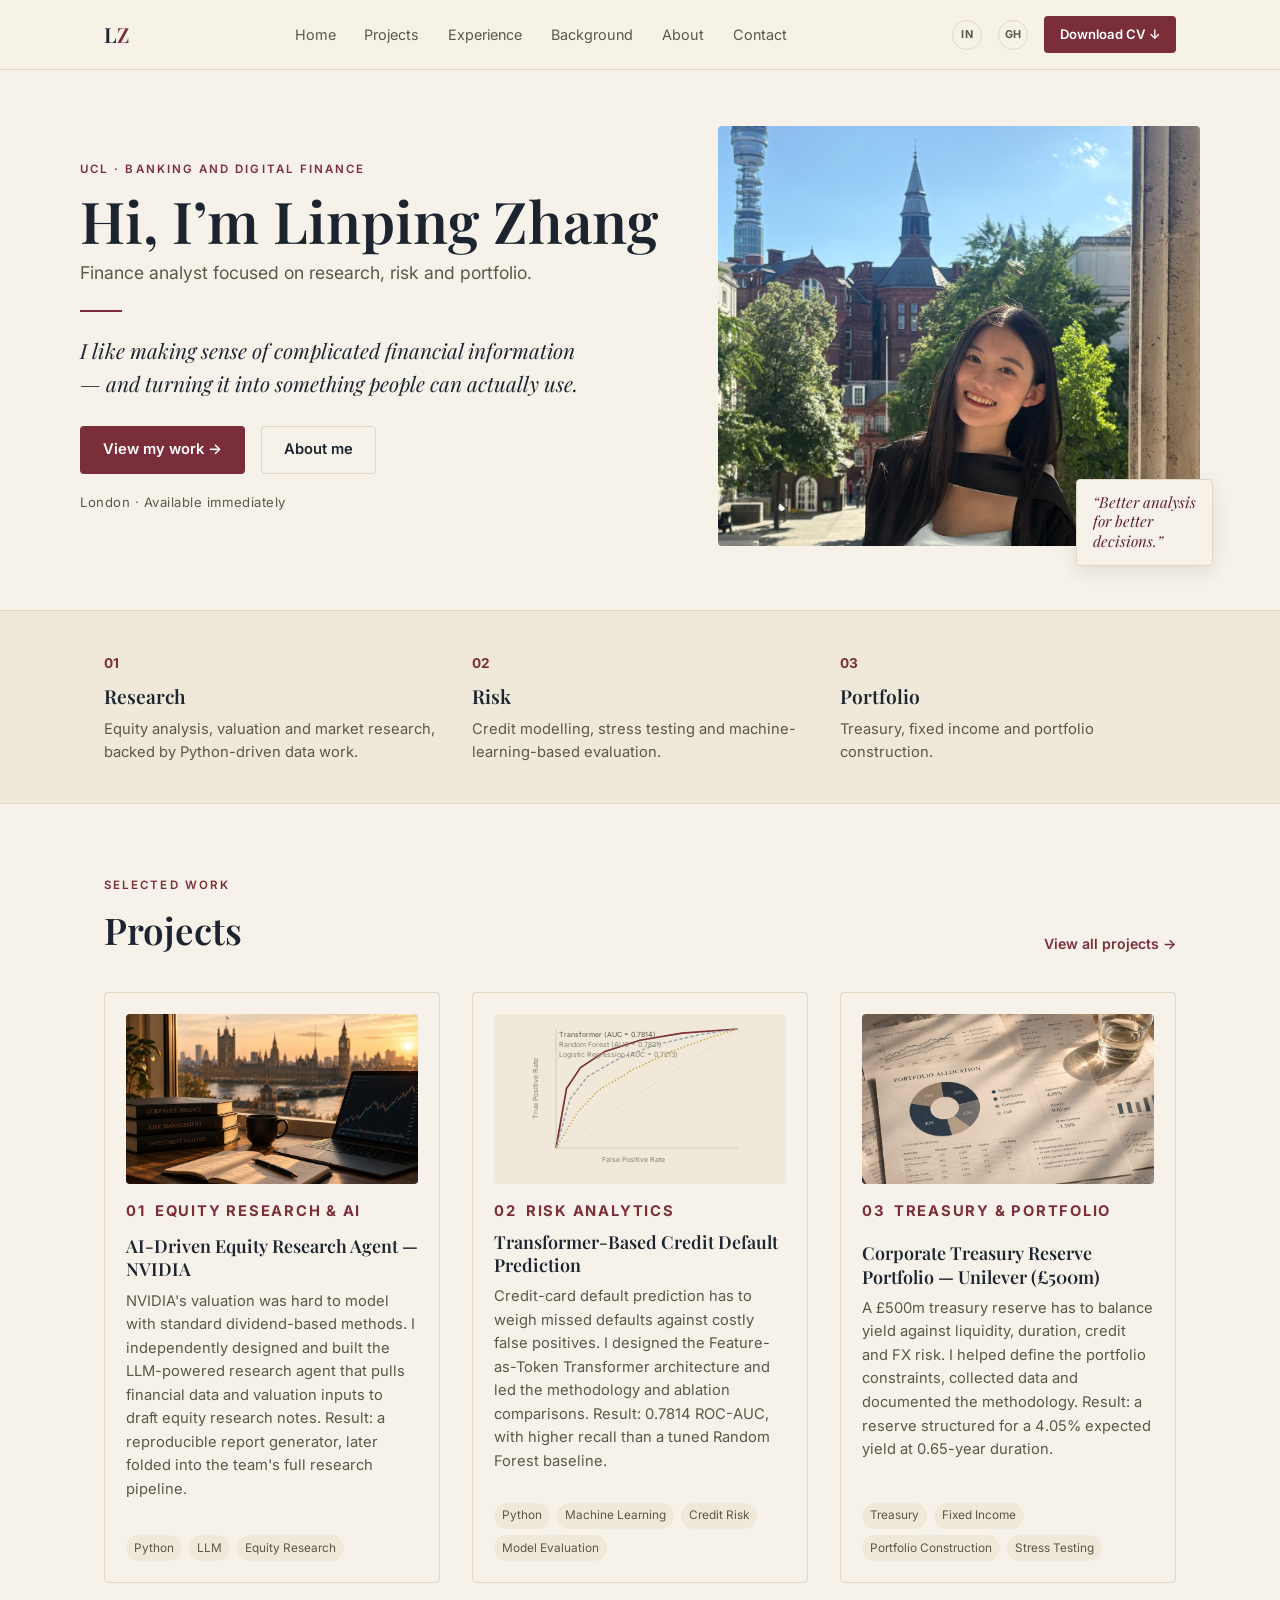
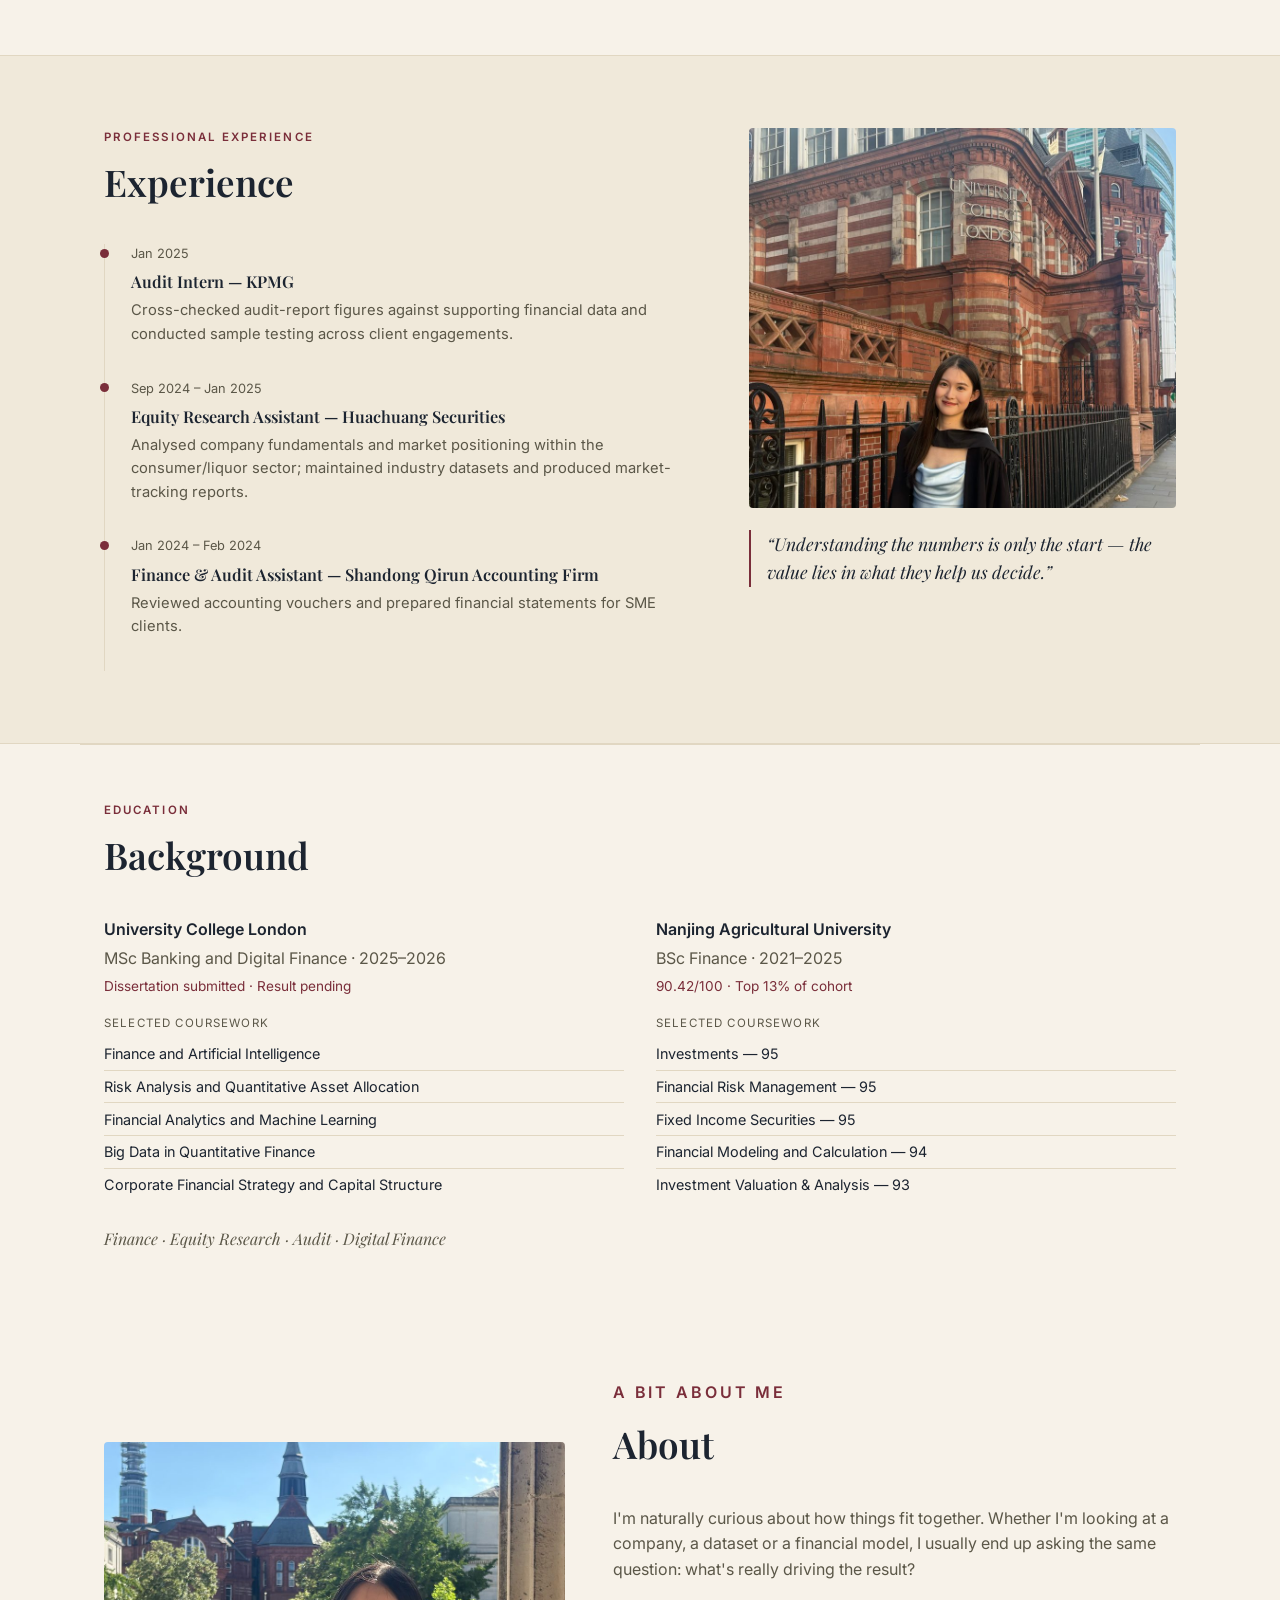
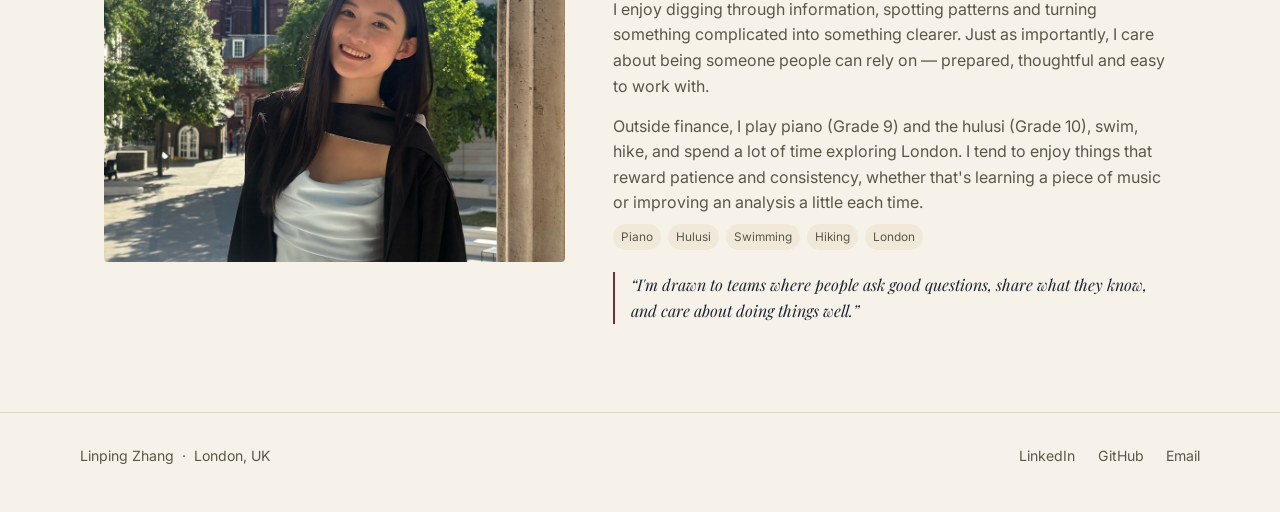
<file: index.html>
<!doctype html>
<html lang="en">
<head>
<meta charset="UTF-8" />
<meta name="viewport" content="width=device-width, initial-scale=1.0" />
<title>Linping Zhang — Finance, Risk, Data</title>
<meta name="description" content="Portfolio of Linping Zhang — Finance graduate specialising in equity research, credit risk and financial data analysis." />
<link rel="preconnect" href="https://fonts.googleapis.com">
<link rel="preconnect" href="https://fonts.gstatic.com" crossorigin>
<link href="https://fonts.googleapis.com/css2?family=Playfair+Display:ital,wght@0,500;0,600;1,500&family=Inter:wght@400;500;600&display=swap" rel="stylesheet">
<link rel="stylesheet" href="style.css?v=2">
</head>
<body>

<header class="nav">
  <div class="nav-inner">
    <a href="#home" class="logo">L<span class="logo-sub">Z</span></a>
    <nav class="nav-links">
      <a href="#home">Home</a>
      <a href="#projects">Projects</a>
      <a href="#experience">Experience</a>
      <a href="#background">Background</a>
      <a href="#about">About</a>
      <a href="#contact">Contact</a>
    </nav>
    <div class="nav-right">
      <a href="https://www.linkedin.com/in/linping-zhang-807738386" target="_blank" rel="noopener" aria-label="LinkedIn" class="icon-link">in</a>
      <a href="https://github.com/Linping030205" target="_blank" rel="noopener" aria-label="GitHub" class="icon-link">gh</a>
      <details class="cv-dropdown">
        <summary class="btn btn-primary btn-small">Download CV &darr;</summary>
        <div class="cv-menu">
          <a href="assets/cv/CV_LinpingZhang_Audit.pdf" download>Audit</a>
          <a href="assets/cv/CV_LinpingZhang_Data.pdf" download>Data</a>
          <a href="assets/cv/CV_LinpingZhang_investment.pdf" download>Investment</a>
          <a href="assets/cv/CV_LinpingZhang_Risk.pdf" download>Risk</a>
          <a href="assets/cv/CV_LinpingZhang_Treasury.pdf" download>Treasury</a>
        </div>
      </details>
    </div>
  </div>
</header>

<main>

  <!-- HERO -->
  <section id="home" class="hero">
    <div class="hero-inner">
      <div class="hero-text">
        <p class="eyebrow">UCL · Banking and Digital Finance</p>
        <h1>Hi, I&rsquo;m Linping Zhang</h1>
        <p class="hero-role">Finance analyst focused on research, risk and portfolio.</p>
        <div class="rule"></div>
        <p class="hero-tagline">I like making sense of complicated financial information — and turning it into something people can actually use.</p>
        <div class="hero-ctas">
          <a href="#projects" class="btn btn-primary">View my work &rarr;</a>
          <a href="#about" class="btn btn-outline">About me</a>
        </div>
        <p class="hero-meta">London &middot; Available immediately</p>
      </div>
      <div class="hero-image">
        <img src="assets/hero-portrait.jpg" alt="Linping Zhang smiling on the UCL campus, BT Tower in the background" />
        <p class="hero-quote">&ldquo;Better analysis<br>for better<br>decisions.&rdquo;</p>
      </div>
    </div>
  </section>

  <!-- PILLARS -->
  <section class="pillars">
    <div class="pillars-inner">
      <div class="pillar">
        <span class="pillar-no">01</span>
        <h3>Research</h3>
        <p>Equity analysis, valuation and market research, backed by Python-driven data work.</p>
      </div>
      <div class="pillar">
        <span class="pillar-no">02</span>
        <h3>Risk</h3>
        <p>Credit modelling, stress testing and machine-learning-based evaluation.</p>
      </div>
      <div class="pillar">
        <span class="pillar-no">03</span>
        <h3>Portfolio</h3>
        <p>Treasury, fixed income and portfolio construction.</p>
      </div>
    </div>
  </section>

  <!-- PROJECTS -->
  <section id="projects" class="projects">
    <div class="section-head section-head-row">
      <div>
        <p class="eyebrow">Selected Work</p>
        <h2>Projects</h2>
      </div>
      <a href="projects.html" class="view-all">View all projects &rarr;</a>
    </div>

    <div class="project-grid">

      <article class="project-card">
        <div class="project-media project-media-photo">
          <img src="assets/project-nvidia.jpg" alt="Laptop showing a financial chart, notebook and reference books">
        </div>
        <p class="project-index">01 &nbsp;EQUITY RESEARCH &amp; AI</p>
        <h3>AI-Driven Equity Research Agent — NVIDIA</h3>
        <p>NVIDIA's valuation was hard to model with standard dividend-based methods. I independently designed and built the LLM-powered research agent that pulls financial data and valuation inputs to draft equity research notes. Result: a reproducible report generator, later folded into the team's full research pipeline.</p>
        <div class="tags">
          <span>Python</span><span>LLM</span><span>Equity Research</span>
        </div>
      </article>

      <article class="project-card">
        <div class="project-media project-media-chart">
          <svg viewBox="0 0 320 220" class="roc-chart" role="img" aria-label="ROC curve comparing Transformer, Random Forest and Logistic Regression models">
            <line x1="40" y1="10" x2="40" y2="180" stroke="#C9BFA8" stroke-width="1"/>
            <line x1="40" y1="180" x2="300" y2="180" stroke="#C9BFA8" stroke-width="1"/>
            <line x1="40" y1="180" x2="300" y2="10" stroke="#D8CFBC" stroke-width="1" stroke-dasharray="3,3"/>
            <path d="M40,180 L55,95 L75,65 L110,42 L160,26 L220,16 L300,10" fill="none" stroke="#7A2E3A" stroke-width="2.4"/>
            <path d="M40,180 L60,110 L85,78 L130,52 L185,32 L245,18 L300,10" fill="none" stroke="#9AA3AF" stroke-width="2" stroke-dasharray="5,3"/>
            <path d="M40,180 L70,130 L100,98 L150,68 L205,42 L260,22 L300,10" fill="none" stroke="#C9A14A" stroke-width="2" stroke-dasharray="2,3"/>
            <text x="44" y="22" font-size="10" fill="#5A5347">Transformer (AUC = 0.7814)</text>
            <text x="44" y="36" font-size="10" fill="#8A8373">Random Forest (AUC = 0.7821)</text>
            <text x="44" y="50" font-size="10" fill="#8A8373">Logistic Regression (AUC = 0.7213)</text>
            <text x="150" y="200" font-size="10" fill="#8A8373" text-anchor="middle">False Positive Rate</text>
            <text x="14" y="95" font-size="10" fill="#8A8373" text-anchor="middle" transform="rotate(-90 14 95)">True Positive Rate</text>
          </svg>
        </div>
        <p class="project-index">02 &nbsp;RISK ANALYTICS</p>
        <h3>Transformer-Based Credit Default Prediction</h3>
        <p>Credit-card default prediction has to weigh missed defaults against costly false positives. I designed the Feature-as-Token Transformer architecture and led the methodology and ablation comparisons. Result: 0.7814 ROC-AUC, with higher recall than a tuned Random Forest baseline.</p>
        <div class="tags">
          <span>Python</span><span>Machine Learning</span><span>Credit Risk</span><span>Model Evaluation</span>
        </div>
      </article>

      <article class="project-card">
        <div class="project-media project-media-photo">
          <img src="assets/project-treasury.jpg" alt="Portfolio allocation chart and risk metrics table">
        </div>
        <p class="project-index">03 &nbsp;TREASURY &amp; PORTFOLIO</p>
        <h3>Corporate Treasury Reserve Portfolio — Unilever (&pound;500m)</h3>
        <p>A &pound;500m treasury reserve has to balance yield against liquidity, duration, credit and FX risk. I helped define the portfolio constraints, collected data and documented the methodology. Result: a reserve structured for a 4.05% expected yield at 0.65-year duration.</p>
        <div class="tags">
          <span>Treasury</span><span>Fixed Income</span><span>Portfolio Construction</span><span>Stress Testing</span>
        </div>
      </article>

    </div>
  </section>

  <!-- EXPERIENCE -->
  <section id="experience" class="experience">
    <div class="experience-inner">
      <div class="experience-col">
        <div class="section-head">
          <p class="eyebrow">Professional Experience</p>
          <h2>Experience</h2>
        </div>
        <ol class="timeline">
          <li>
            <span class="timeline-date">Jan 2025</span>
            <div class="timeline-body">
              <h4>Audit Intern — KPMG</h4>
              <p>Cross-checked audit-report figures against supporting financial data and conducted sample testing across client engagements.</p>
            </div>
          </li>
          <li>
            <span class="timeline-date">Sep 2024 – Jan 2025</span>
            <div class="timeline-body">
              <h4>Equity Research Assistant — Huachuang Securities</h4>
              <p>Analysed company fundamentals and market positioning within the consumer/liquor sector; maintained industry datasets and produced market-tracking reports.</p>
            </div>
          </li>
          <li>
            <span class="timeline-date">Jan 2024 – Feb 2024</span>
            <div class="timeline-body">
              <h4>Finance &amp; Audit Assistant — Shandong Qirun Accounting Firm</h4>
              <p>Reviewed accounting vouchers and prepared financial statements for SME clients.</p>
            </div>
          </li>
        </ol>
      </div>
      <div class="experience-photo">
        <img src="assets/experience-photo.jpg" alt="Linping Zhang outside a UCL building">
        <blockquote>&ldquo;Understanding the numbers is only the start — the value lies in what they help us decide.&rdquo;</blockquote>
      </div>
    </div>
  </section>

  <!-- BACKGROUND -->
  <section id="background" class="background">
    <div class="section-head">
      <p class="eyebrow">Education</p>
      <h2>Background</h2>
    </div>
    <div class="bg-grid">
      <div class="bg-item">
        <p class="bg-inst">University College London</p>
        <p class="bg-degree">MSc Banking and Digital Finance &middot; 2025–2026</p>
        <p class="bg-meta">Dissertation submitted &middot; Result pending</p>
        <p class="bg-course-label">Selected coursework</p>
        <ul class="bg-course-list">
          <li>Finance and Artificial Intelligence</li>
          <li>Risk Analysis and Quantitative Asset Allocation</li>
          <li>Financial Analytics and Machine Learning</li>
          <li>Big Data in Quantitative Finance</li>
          <li>Corporate Financial Strategy and Capital Structure</li>
        </ul>
      </div>
      <div class="bg-item">
        <p class="bg-inst">Nanjing Agricultural University</p>
        <p class="bg-degree">BSc Finance &middot; 2021–2025</p>
        <p class="bg-meta">90.42/100 &middot; Top 13% of cohort</p>
        <p class="bg-course-label">Selected coursework</p>
        <ul class="bg-course-list">
          <li>Investments — 95</li>
          <li>Financial Risk Management — 95</li>
          <li>Fixed Income Securities — 95</li>
          <li>Financial Modeling and Calculation — 94</li>
          <li>Investment Valuation &amp; Analysis — 93</li>
        </ul>
      </div>
    </div>
    <p class="bg-path">Finance &middot; Equity Research &middot; Audit &middot; Digital Finance</p>
  </section>

  <!-- ABOUT -->
  <section id="about" class="about">
    <div class="about-inner">
      <div class="about-photo">
        <img src="assets/about-photo.jpg" alt="Linping Zhang on the UCL campus">
      </div>
      <div class="about-text">
        <div class="section-head">
          <p class="eyebrow">A bit about me</p>
          <h2>About</h2>
        </div>
        <p>I'm naturally curious about how things fit together. Whether I'm looking at a company, a dataset or a financial model, I usually end up asking the same question: what's really driving the result?</p>
        <p>I enjoy digging through information, spotting patterns and turning something complicated into something clearer. Just as importantly, I care about being someone people can rely on — prepared, thoughtful and easy to work with.</p>
        <p>Outside finance, I play piano (Grade 9) and the hulusi (Grade 10), swim, hike, and spend a lot of time exploring London. I tend to enjoy things that reward patience and consistency, whether that's learning a piece of music or improving an analysis a little each time.</p>
        <div class="tags about-tags">
          <span>Piano</span><span>Hulusi</span><span>Swimming</span><span>Hiking</span><span>London</span>
        </div>
        <p class="about-closing">&ldquo;I'm drawn to teams where people ask good questions, share what they know, and care about doing things well.&rdquo;</p>
      </div>
    </div>
  </section>

</main>

<footer id="contact" class="footer">
  <div class="footer-inner">
    <p>Linping Zhang &nbsp;&middot;&nbsp; London, UK</p>
    <div class="footer-links">
      <a href="https://www.linkedin.com/in/linping-zhang-807738386" target="_blank" rel="noopener">LinkedIn</a>
      <a href="https://github.com/Linping030205" target="_blank" rel="noopener">GitHub</a>
      <a href="mailto:zhanglinping030205@gmail.com">Email</a>
    </div>
  </div>
</footer>

</body>
</html>
</file>
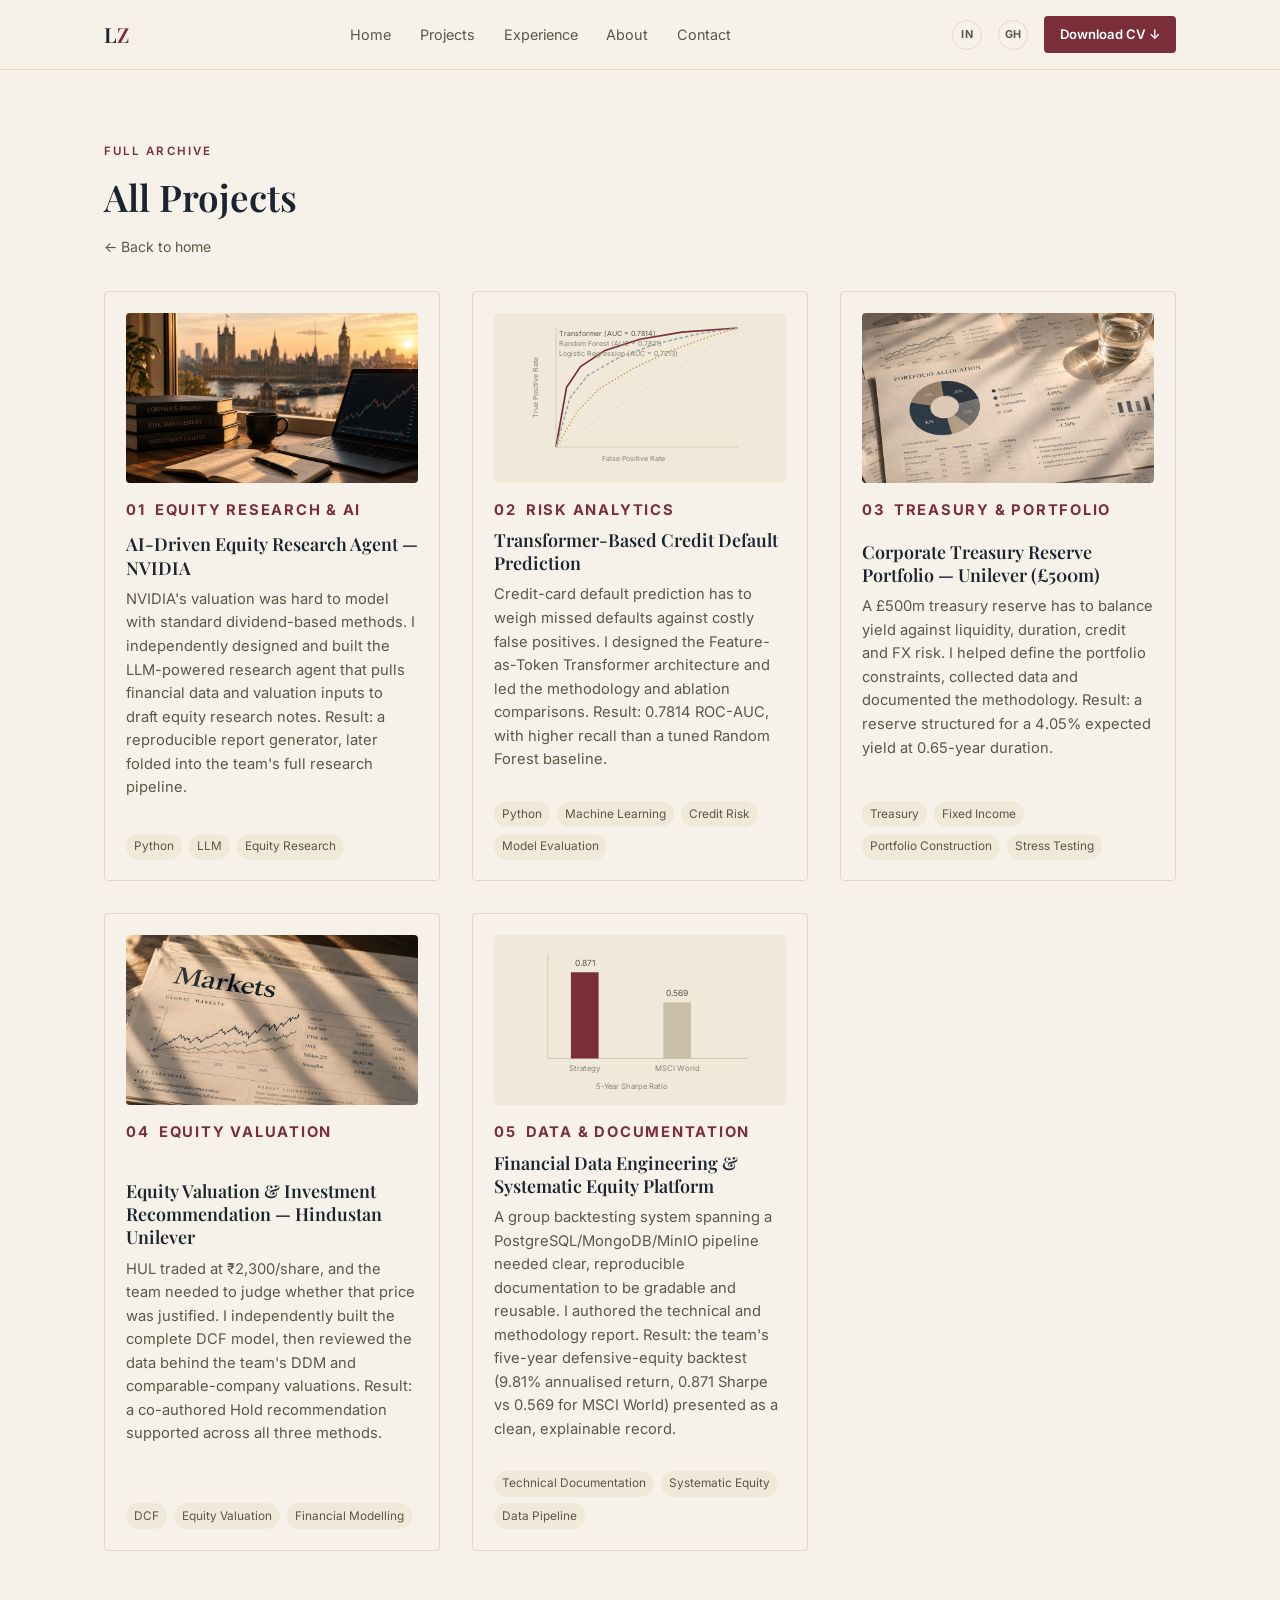
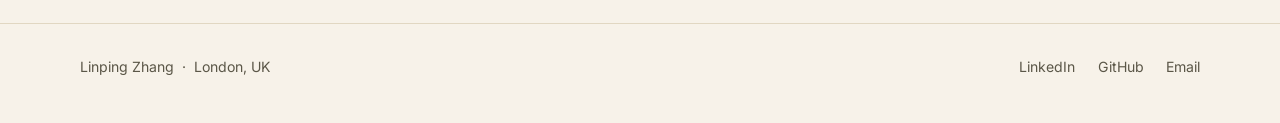
<file: artifact-projects.html>
<!doctype html>
<html lang="en">
<head>
<meta charset="UTF-8" />
<meta name="viewport" content="width=device-width, initial-scale=1.0" />
<title>Projects — Linping Zhang</title>
<link rel="preconnect" href="https://fonts.googleapis.com">
<link rel="preconnect" href="https://fonts.gstatic.com" crossorigin>
<link href="https://fonts.googleapis.com/css2?family=Playfair+Display:ital,wght@0,500;0,600;1,500&family=Inter:wght@400;500;600&display=swap" rel="stylesheet">
<link rel="stylesheet" href="style.css?v=2">
</head>
<body>

<header class="nav">
  <div class="nav-inner">
    <a href="index.html" class="logo">L<span class="logo-sub">Z</span></a>
    <nav class="nav-links">
      <a href="index.html#home">Home</a>
      <a href="projects.html">Projects</a>
      <a href="index.html#experience">Experience</a>
      <a href="index.html#about">About</a>
      <a href="index.html#contact">Contact</a>
    </nav>
    <div class="nav-right">
      <a href="https://www.linkedin.com/in/linping-zhang-807738386" target="_blank" rel="noopener" aria-label="LinkedIn" class="icon-link">in</a>
      <a href="https://github.com/Linping030205" target="_blank" rel="noopener" aria-label="GitHub" class="icon-link">gh</a>
      <details class="cv-dropdown">
        <summary class="btn btn-primary btn-small">Download CV &darr;</summary>
        <div class="cv-menu">
          <a href="assets/cv/CV_LinpingZhang_Audit.pdf" target="_blank" rel="noopener">Audit</a>
          <a href="assets/cv/CV_LinpingZhang_Data.pdf" target="_blank" rel="noopener">Data</a>
          <a href="assets/cv/CV_LinpingZhang_investment.pdf" target="_blank" rel="noopener">Investment</a>
          <a href="assets/cv/CV_LinpingZhang_Risk.pdf" target="_blank" rel="noopener">Risk</a>
          <a href="assets/cv/CV_LinpingZhang_Treasury.pdf" target="_blank" rel="noopener">Treasury</a>
        </div>
      </details>
    </div>
  </div>
</header>

<main>

  <section class="projects projects-archive">
    <div class="section-head">
      <p class="eyebrow">Full Archive</p>
      <h2>All Projects</h2>
      <p class="archive-intro"><a href="index.html#home">&larr; Back to home</a></p>
    </div>

    <div class="project-grid">

      <article class="project-card">
        <div class="project-media project-media-photo">
          <img src="assets/project-nvidia.jpg" alt="Laptop showing a financial chart, notebook and reference books">
        </div>
        <p class="project-index">01 &nbsp;EQUITY RESEARCH &amp; AI</p>
        <h3>AI-Driven Equity Research Agent — NVIDIA</h3>
        <p>NVIDIA's valuation was hard to model with standard dividend-based methods. I independently designed and built the LLM-powered research agent that pulls financial data and valuation inputs to draft equity research notes. Result: a reproducible report generator, later folded into the team's full research pipeline.</p>
        <div class="tags">
          <span>Python</span><span>LLM</span><span>Equity Research</span>
        </div>
      </article>

      <article class="project-card">
        <div class="project-media project-media-chart">
          <svg viewBox="0 0 320 220" class="roc-chart" role="img" aria-label="ROC curve comparing Transformer, Random Forest and Logistic Regression models">
            <line x1="40" y1="10" x2="40" y2="180" stroke="#C9BFA8" stroke-width="1"/>
            <line x1="40" y1="180" x2="300" y2="180" stroke="#C9BFA8" stroke-width="1"/>
            <line x1="40" y1="180" x2="300" y2="10" stroke="#D8CFBC" stroke-width="1" stroke-dasharray="3,3"/>
            <path d="M40,180 L55,95 L75,65 L110,42 L160,26 L220,16 L300,10" fill="none" stroke="#7A2E3A" stroke-width="2.4"/>
            <path d="M40,180 L60,110 L85,78 L130,52 L185,32 L245,18 L300,10" fill="none" stroke="#9AA3AF" stroke-width="2" stroke-dasharray="5,3"/>
            <path d="M40,180 L70,130 L100,98 L150,68 L205,42 L260,22 L300,10" fill="none" stroke="#C9A14A" stroke-width="2" stroke-dasharray="2,3"/>
            <text x="44" y="22" font-size="10" fill="#5A5347">Transformer (AUC = 0.7814)</text>
            <text x="44" y="36" font-size="10" fill="#8A8373">Random Forest (AUC = 0.7821)</text>
            <text x="44" y="50" font-size="10" fill="#8A8373">Logistic Regression (AUC = 0.7213)</text>
            <text x="150" y="200" font-size="10" fill="#8A8373" text-anchor="middle">False Positive Rate</text>
            <text x="14" y="95" font-size="10" fill="#8A8373" text-anchor="middle" transform="rotate(-90 14 95)">True Positive Rate</text>
          </svg>
        </div>
        <p class="project-index">02 &nbsp;RISK ANALYTICS</p>
        <h3>Transformer-Based Credit Default Prediction</h3>
        <p>Credit-card default prediction has to weigh missed defaults against costly false positives. I designed the Feature-as-Token Transformer architecture and led the methodology and ablation comparisons. Result: 0.7814 ROC-AUC, with higher recall than a tuned Random Forest baseline.</p>
        <div class="tags">
          <span>Python</span><span>Machine Learning</span><span>Credit Risk</span><span>Model Evaluation</span>
        </div>
      </article>

      <article class="project-card">
        <div class="project-media project-media-photo">
          <img src="assets/project-treasury.jpg" alt="Portfolio allocation chart and risk metrics table">
        </div>
        <p class="project-index">03 &nbsp;TREASURY &amp; PORTFOLIO</p>
        <h3>Corporate Treasury Reserve Portfolio — Unilever (&pound;500m)</h3>
        <p>A &pound;500m treasury reserve has to balance yield against liquidity, duration, credit and FX risk. I helped define the portfolio constraints, collected data and documented the methodology. Result: a reserve structured for a 4.05% expected yield at 0.65-year duration.</p>
        <div class="tags">
          <span>Treasury</span><span>Fixed Income</span><span>Portfolio Construction</span><span>Stress Testing</span>
        </div>
      </article>

      <article class="project-card">
        <div class="project-media project-media-photo">
          <img src="assets/project-hul.jpg" alt="Financial markets newspaper page with index charts">
        </div>
        <p class="project-index">04 &nbsp;EQUITY VALUATION</p>
        <h3>Equity Valuation &amp; Investment Recommendation — Hindustan Unilever</h3>
        <p>HUL traded at &#8377;2,300/share, and the team needed to judge whether that price was justified. I independently built the complete DCF model, then reviewed the data behind the team's DDM and comparable-company valuations. Result: a co-authored Hold recommendation supported across all three methods.</p>
        <div class="tags">
          <span>DCF</span><span>Equity Valuation</span><span>Financial Modelling</span>
        </div>
      </article>

      <article class="project-card">
        <div class="project-media project-media-chart">
          <svg viewBox="0 0 320 200" class="sharpe-chart" role="img" aria-label="Sharpe ratio comparison: strategy 0.871 versus MSCI World 0.569">
            <line x1="40" y1="14" x2="40" y2="150" stroke="#C9BFA8" stroke-width="1"/>
            <line x1="40" y1="150" x2="300" y2="150" stroke="#C9BFA8" stroke-width="1"/>
            <rect x="70" y="38" width="36" height="112" fill="#7A2E3A"/>
            <text x="88" y="30" font-size="11" fill="#5A5347" text-anchor="middle">0.871</text>
            <text x="88" y="166" font-size="10" fill="#8A8373" text-anchor="middle">Strategy</text>
            <rect x="190" y="77" width="36" height="73" fill="#C9BFA8"/>
            <text x="208" y="69" font-size="11" fill="#5A5347" text-anchor="middle">0.569</text>
            <text x="208" y="166" font-size="10" fill="#8A8373" text-anchor="middle">MSCI World</text>
            <text x="150" y="190" font-size="10" fill="#8A8373" text-anchor="middle">5-Year Sharpe Ratio</text>
          </svg>
        </div>
        <p class="project-index">05 &nbsp;DATA &amp; DOCUMENTATION</p>
        <h3>Financial Data Engineering &amp; Systematic Equity Platform</h3>
        <p>A group backtesting system spanning a PostgreSQL/MongoDB/MinIO pipeline needed clear, reproducible documentation to be gradable and reusable. I authored the technical and methodology report. Result: the team's five-year defensive-equity backtest (9.81% annualised return, 0.871 Sharpe vs 0.569 for MSCI World) presented as a clean, explainable record.</p>
        <div class="tags">
          <span>Technical Documentation</span><span>Systematic Equity</span><span>Data Pipeline</span>
        </div>
      </article>

    </div>
  </section>

</main>

<footer id="contact" class="footer">
  <div class="footer-inner">
    <p>Linping Zhang &nbsp;&middot;&nbsp; London, UK</p>
    <div class="footer-links">
      <a href="https://www.linkedin.com/in/linping-zhang-807738386" target="_blank" rel="noopener">LinkedIn</a>
      <a href="https://github.com/Linping030205" target="_blank" rel="noopener">GitHub</a>
      <a href="mailto:zhanglinping030205@gmail.com">Email</a>
    </div>
  </div>
</footer>

</body>
</html>
</file>
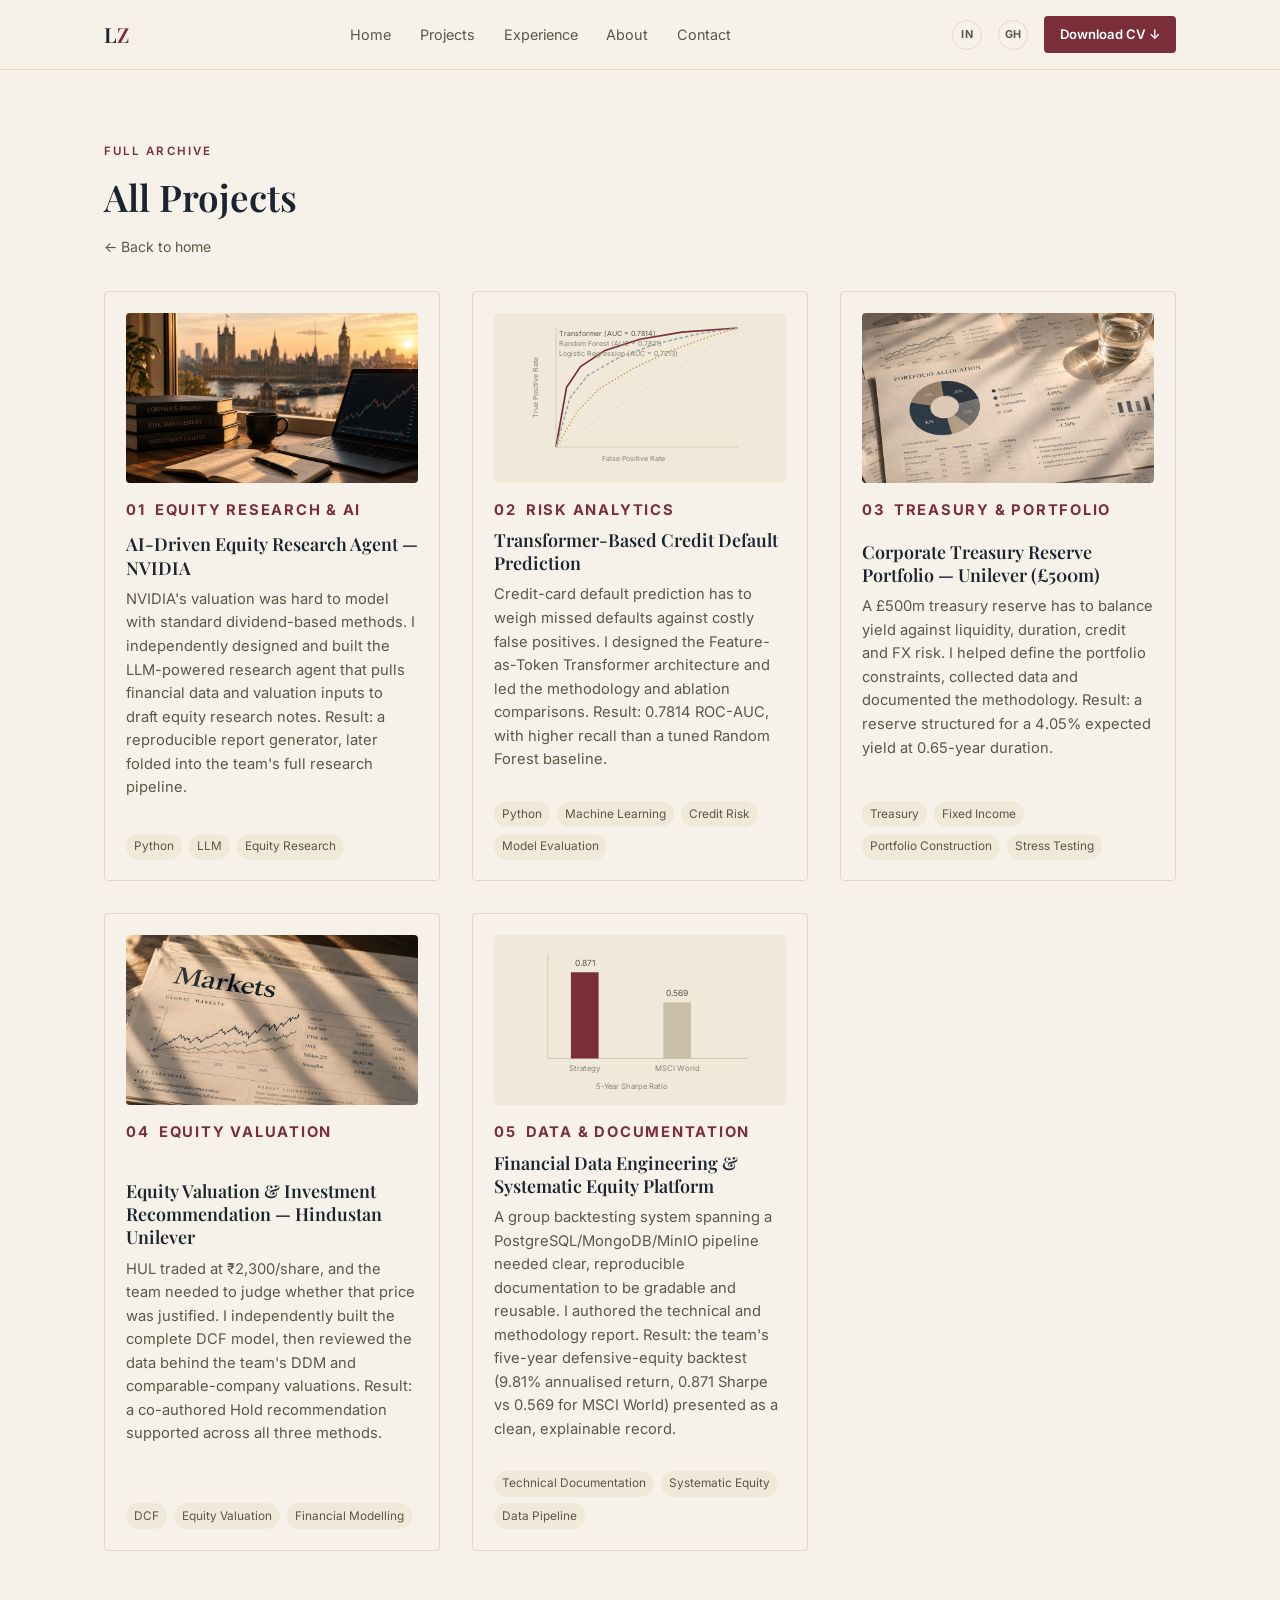
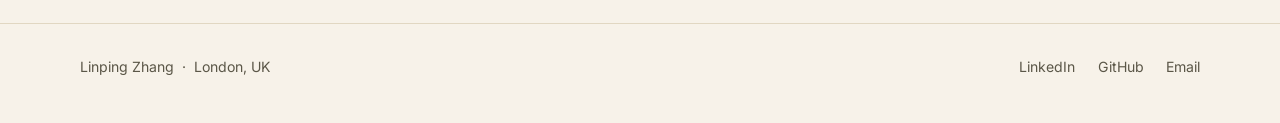
<file: projects.html>
<!doctype html>
<html lang="en">
<head>
<meta charset="UTF-8" />
<meta name="viewport" content="width=device-width, initial-scale=1.0" />
<title>Projects — Linping Zhang</title>
<meta name="description" content="All projects by Linping Zhang — equity research, credit risk, treasury and financial data work." />
<link rel="preconnect" href="https://fonts.googleapis.com">
<link rel="preconnect" href="https://fonts.gstatic.com" crossorigin>
<link href="https://fonts.googleapis.com/css2?family=Playfair+Display:ital,wght@0,500;0,600;1,500&family=Inter:wght@400;500;600&display=swap" rel="stylesheet">
<link rel="stylesheet" href="style.css?v=2">
</head>
<body>

<header class="nav">
  <div class="nav-inner">
    <a href="index.html" class="logo">L<span class="logo-sub">Z</span></a>
    <nav class="nav-links">
      <a href="index.html#home">Home</a>
      <a href="projects.html">Projects</a>
      <a href="index.html#experience">Experience</a>
      <a href="index.html#about">About</a>
      <a href="index.html#contact">Contact</a>
    </nav>
    <div class="nav-right">
      <a href="https://www.linkedin.com/in/linping-zhang-807738386" target="_blank" rel="noopener" aria-label="LinkedIn" class="icon-link">in</a>
      <a href="https://github.com/Linping030205" target="_blank" rel="noopener" aria-label="GitHub" class="icon-link">gh</a>
      <details class="cv-dropdown">
        <summary class="btn btn-primary btn-small">Download CV &darr;</summary>
        <div class="cv-menu">
          <a href="assets/cv/CV_LinpingZhang_Audit.pdf" download>Audit</a>
          <a href="assets/cv/CV_LinpingZhang_Data.pdf" download>Data</a>
          <a href="assets/cv/CV_LinpingZhang_investment.pdf" download>Investment</a>
          <a href="assets/cv/CV_LinpingZhang_Risk.pdf" download>Risk</a>
          <a href="assets/cv/CV_LinpingZhang_Treasury.pdf" download>Treasury</a>
        </div>
      </details>
    </div>
  </div>
</header>

<main>

  <section class="projects projects-archive">
    <div class="section-head">
      <p class="eyebrow">Full Archive</p>
      <h2>All Projects</h2>
      <p class="archive-intro"><a href="index.html#home">&larr; Back to home</a></p>
    </div>

    <div class="project-grid">

      <article class="project-card">
        <div class="project-media project-media-photo">
          <img src="assets/project-nvidia.jpg" alt="Laptop showing a financial chart, notebook and reference books">
        </div>
        <p class="project-index">01 &nbsp;EQUITY RESEARCH &amp; AI</p>
        <h3>AI-Driven Equity Research Agent — NVIDIA</h3>
        <p>NVIDIA's valuation was hard to model with standard dividend-based methods. I independently designed and built the LLM-powered research agent that pulls financial data and valuation inputs to draft equity research notes. Result: a reproducible report generator, later folded into the team's full research pipeline.</p>
        <div class="tags">
          <span>Python</span><span>LLM</span><span>Equity Research</span>
        </div>
      </article>

      <article class="project-card">
        <div class="project-media project-media-chart">
          <svg viewBox="0 0 320 220" class="roc-chart" role="img" aria-label="ROC curve comparing Transformer, Random Forest and Logistic Regression models">
            <line x1="40" y1="10" x2="40" y2="180" stroke="#C9BFA8" stroke-width="1"/>
            <line x1="40" y1="180" x2="300" y2="180" stroke="#C9BFA8" stroke-width="1"/>
            <line x1="40" y1="180" x2="300" y2="10" stroke="#D8CFBC" stroke-width="1" stroke-dasharray="3,3"/>
            <path d="M40,180 L55,95 L75,65 L110,42 L160,26 L220,16 L300,10" fill="none" stroke="#7A2E3A" stroke-width="2.4"/>
            <path d="M40,180 L60,110 L85,78 L130,52 L185,32 L245,18 L300,10" fill="none" stroke="#9AA3AF" stroke-width="2" stroke-dasharray="5,3"/>
            <path d="M40,180 L70,130 L100,98 L150,68 L205,42 L260,22 L300,10" fill="none" stroke="#C9A14A" stroke-width="2" stroke-dasharray="2,3"/>
            <text x="44" y="22" font-size="10" fill="#5A5347">Transformer (AUC = 0.7814)</text>
            <text x="44" y="36" font-size="10" fill="#8A8373">Random Forest (AUC = 0.7821)</text>
            <text x="44" y="50" font-size="10" fill="#8A8373">Logistic Regression (AUC = 0.7213)</text>
            <text x="150" y="200" font-size="10" fill="#8A8373" text-anchor="middle">False Positive Rate</text>
            <text x="14" y="95" font-size="10" fill="#8A8373" text-anchor="middle" transform="rotate(-90 14 95)">True Positive Rate</text>
          </svg>
        </div>
        <p class="project-index">02 &nbsp;RISK ANALYTICS</p>
        <h3>Transformer-Based Credit Default Prediction</h3>
        <p>Credit-card default prediction has to weigh missed defaults against costly false positives. I designed the Feature-as-Token Transformer architecture and led the methodology and ablation comparisons. Result: 0.7814 ROC-AUC, with higher recall than a tuned Random Forest baseline.</p>
        <div class="tags">
          <span>Python</span><span>Machine Learning</span><span>Credit Risk</span><span>Model Evaluation</span>
        </div>
      </article>

      <article class="project-card">
        <div class="project-media project-media-photo">
          <img src="assets/project-treasury.jpg" alt="Portfolio allocation chart and risk metrics table">
        </div>
        <p class="project-index">03 &nbsp;TREASURY &amp; PORTFOLIO</p>
        <h3>Corporate Treasury Reserve Portfolio — Unilever (&pound;500m)</h3>
        <p>A &pound;500m treasury reserve has to balance yield against liquidity, duration, credit and FX risk. I helped define the portfolio constraints, collected data and documented the methodology. Result: a reserve structured for a 4.05% expected yield at 0.65-year duration.</p>
        <div class="tags">
          <span>Treasury</span><span>Fixed Income</span><span>Portfolio Construction</span><span>Stress Testing</span>
        </div>
      </article>

      <article class="project-card">
        <div class="project-media project-media-photo">
          <img src="assets/project-hul.jpg" alt="Financial markets newspaper page with index charts">
        </div>
        <p class="project-index">04 &nbsp;EQUITY VALUATION</p>
        <h3>Equity Valuation &amp; Investment Recommendation — Hindustan Unilever</h3>
        <p>HUL traded at &#8377;2,300/share, and the team needed to judge whether that price was justified. I independently built the complete DCF model, then reviewed the data behind the team's DDM and comparable-company valuations. Result: a co-authored Hold recommendation supported across all three methods.</p>
        <div class="tags">
          <span>DCF</span><span>Equity Valuation</span><span>Financial Modelling</span>
        </div>
      </article>

      <article class="project-card">
        <div class="project-media project-media-chart">
          <svg viewBox="0 0 320 200" class="sharpe-chart" role="img" aria-label="Sharpe ratio comparison: strategy 0.871 versus MSCI World 0.569">
            <line x1="40" y1="14" x2="40" y2="150" stroke="#C9BFA8" stroke-width="1"/>
            <line x1="40" y1="150" x2="300" y2="150" stroke="#C9BFA8" stroke-width="1"/>
            <rect x="70" y="38" width="36" height="112" fill="#7A2E3A"/>
            <text x="88" y="30" font-size="11" fill="#5A5347" text-anchor="middle">0.871</text>
            <text x="88" y="166" font-size="10" fill="#8A8373" text-anchor="middle">Strategy</text>
            <rect x="190" y="77" width="36" height="73" fill="#C9BFA8"/>
            <text x="208" y="69" font-size="11" fill="#5A5347" text-anchor="middle">0.569</text>
            <text x="208" y="166" font-size="10" fill="#8A8373" text-anchor="middle">MSCI World</text>
            <text x="150" y="190" font-size="10" fill="#8A8373" text-anchor="middle">5-Year Sharpe Ratio</text>
          </svg>
        </div>
        <p class="project-index">05 &nbsp;DATA &amp; DOCUMENTATION</p>
        <h3>Financial Data Engineering &amp; Systematic Equity Platform</h3>
        <p>A group backtesting system spanning a PostgreSQL/MongoDB/MinIO pipeline needed clear, reproducible documentation to be gradable and reusable. I authored the technical and methodology report. Result: the team's five-year defensive-equity backtest (9.81% annualised return, 0.871 Sharpe vs 0.569 for MSCI World) presented as a clean, explainable record.</p>
        <div class="tags">
          <span>Technical Documentation</span><span>Systematic Equity</span><span>Data Pipeline</span>
        </div>
      </article>

    </div>
  </section>

</main>

<footer id="contact" class="footer">
  <div class="footer-inner">
    <p>Linping Zhang &nbsp;&middot;&nbsp; London, UK</p>
    <div class="footer-links">
      <a href="https://www.linkedin.com/in/linping-zhang-807738386" target="_blank" rel="noopener">LinkedIn</a>
      <a href="https://github.com/Linping030205" target="_blank" rel="noopener">GitHub</a>
      <a href="mailto:zhanglinping030205@gmail.com">Email</a>
    </div>
  </div>
</footer>

</body>
</html>
</file>
<file: style.css>
:root {
  --cream: #F7F2E9;
  --cream-alt: #F0E9DA;
  --ink: #1C2430;
  --ink-soft: #5B5748;
  --maroon: #7A2E3A;
  --maroon-dark: #5E232C;
  --line: #E1D7C2;
  --nav-bg: rgba(247, 242, 233, 0.92);
  --shadow: rgba(28,36,48,0.1);
  --max-w: 1120px;
  --radius: 4px;
}

* { box-sizing: border-box; }

html { scroll-behavior: smooth; }

body {
  margin: 0;
  background: var(--cream);
  color: var(--ink);
  font-family: 'Inter', -apple-system, 'Segoe UI', sans-serif;
  font-size: 16px;
  line-height: 1.6;
}

h1, h2, h3, h4 {
  font-family: 'Playfair Display', Georgia, serif;
  font-weight: 600;
  margin: 0;
  color: var(--ink);
}

p { margin: 0 0 0.9em; color: var(--ink-soft); }
p:last-child { margin-bottom: 0; }

a { color: inherit; text-decoration: none; }

img { max-width: 100%; display: block; }

.eyebrow {
  font-size: 0.72rem;
  letter-spacing: 0.18em;
  text-transform: uppercase;
  color: var(--maroon);
  font-weight: 600;
  margin: 0 0 0.6em;
}

.rule {
  width: 42px;
  height: 2px;
  background: var(--maroon);
  margin: 1.4em 0;
}

/* Buttons */
.btn {
  display: inline-block;
  padding: 0.75em 1.5em;
  border-radius: var(--radius);
  font-size: 0.92rem;
  font-weight: 600;
  border: 1px solid transparent;
  transition: all 0.15s ease;
  white-space: nowrap;
}
.btn-primary { background: var(--maroon); color: #fff; }
.btn-primary:hover { background: var(--maroon-dark); }
.btn-outline { background: transparent; color: var(--ink); border-color: var(--line); }
.btn-outline:hover { border-color: var(--maroon); color: var(--maroon); }
.btn-small { padding: 0.55em 1.1em; font-size: 0.82rem; }

/* Nav */
.nav {
  position: sticky;
  top: env(safe-area-inset-top, 0px);
  z-index: 50;
  background: var(--nav-bg);
  backdrop-filter: saturate(150%) blur(6px);
  border-bottom: 1px solid var(--line);
}
.nav-inner {
  max-width: var(--max-w);
  margin: 0 auto;
  padding: 1rem 1.5rem;
  display: flex;
  align-items: center;
  justify-content: space-between;
  gap: 1rem;
}
.logo {
  font-family: 'Playfair Display', serif;
  font-size: 1.3rem;
  font-weight: 600;
}
.logo-sub { color: var(--maroon); }
.nav-links {
  display: flex;
  gap: 1.8rem;
  font-size: 0.9rem;
}
.nav-links a { color: var(--ink-soft); }
.nav-links a:hover { color: var(--maroon); }
.nav-right { display: flex; align-items: center; gap: 1rem; }
.icon-link {
  width: 30px; height: 30px;
  border: 1px solid var(--line);
  border-radius: 50%;
  display: inline-flex;
  align-items: center;
  justify-content: center;
  font-size: 0.68rem;
  font-weight: 700;
  letter-spacing: 0.02em;
  color: var(--ink-soft);
  text-transform: uppercase;
}
.icon-link:hover { border-color: var(--maroon); color: var(--maroon); }

/* CV dropdown */
.cv-dropdown { position: relative; }
.cv-dropdown summary {
  list-style: none;
  cursor: pointer;
}
.cv-dropdown summary::-webkit-details-marker { display: none; }
.cv-menu {
  position: absolute;
  top: calc(100% + 0.5rem);
  right: 0;
  background: var(--cream);
  border: 1px solid var(--line);
  border-radius: var(--radius);
  box-shadow: 0 10px 28px var(--shadow);
  min-width: 150px;
  padding: 0.4rem;
  display: flex;
  flex-direction: column;
  z-index: 60;
}
.cv-menu a {
  padding: 0.55em 0.8em;
  border-radius: var(--radius);
  font-size: 0.88rem;
  color: var(--ink);
}
.cv-menu a:hover { background: var(--cream-alt); color: var(--maroon); }

/* Hero */
.hero { padding: 3.5rem 1.5rem 4rem; }
.hero-inner {
  max-width: var(--max-w);
  margin: 0 auto;
  display: grid;
  grid-template-columns: 1.1fr 0.9fr;
  gap: 3rem;
  align-items: center;
}
.hero h1 {
  font-size: clamp(2.6rem, 5vw, 3.6rem);
  line-height: 1.05;
  margin: 0.2em 0 0.15em;
}
.hero-role {
  font-size: 1.1rem;
  color: var(--ink-soft);
  margin: 0;
  max-width: 26em;
}
.hero-tagline {
  font-family: 'Playfair Display', serif;
  font-style: italic;
  font-size: 1.3rem;
  color: var(--ink);
  max-width: 24em;
}
.hero-ctas { display: flex; gap: 1rem; margin-top: 1.6rem; flex-wrap: wrap; }
.hero-meta {
  margin: 1.1rem 0 0;
  font-size: 0.82rem;
  letter-spacing: 0.04em;
  color: var(--ink-soft);
}
.hero-image { position: relative; }
.hero-image img {
  border-radius: var(--radius);
  width: 100%;
  height: 420px;
  object-fit: cover;
  object-position: center 22%;
}
.hero-quote {
  position: absolute;
  bottom: -1.2rem;
  right: -0.8rem;
  background: var(--cream);
  padding: 0.8rem 1rem;
  font-family: 'Playfair Display', serif;
  font-style: italic;
  font-size: 0.95rem;
  line-height: 1.3;
  color: var(--maroon-dark);
  border: 1px solid var(--line);
  border-radius: var(--radius);
  box-shadow: 0 6px 18px var(--shadow);
}

/* Pillars */
.pillars { border-top: 1px solid var(--line); border-bottom: 1px solid var(--line); background: var(--cream-alt); }
.pillars-inner {
  max-width: var(--max-w);
  margin: 0 auto;
  padding: 2.4rem 1.5rem;
  display: grid;
  grid-template-columns: repeat(3, 1fr);
  gap: 2rem;
}
.pillar-no { color: var(--maroon); font-weight: 700; font-size: 0.85rem; }
.pillar h3 { margin: 0.3em 0 0.3em; font-size: 1.2rem; }
.pillar p { margin: 0; font-size: 0.92rem; }

/* Section head */
.section-head { margin-bottom: 2rem; }
.section-head h2 { font-size: clamp(1.8rem, 3vw, 2.3rem); }
.section-head-row {
  display: flex;
  justify-content: space-between;
  align-items: flex-end;
  flex-wrap: wrap;
  gap: 1rem;
}
.view-all {
  font-size: 0.88rem;
  font-weight: 600;
  color: var(--maroon);
  white-space: nowrap;
  padding-bottom: 0.3rem;
}
.view-all:hover { color: var(--maroon-dark); }
.archive-intro { margin-top: 0.6rem; font-size: 0.88rem; }
.archive-intro a:hover { color: var(--maroon); }
.projects-archive { padding-top: 3rem; }

/* Projects */
.projects { max-width: var(--max-w); margin: 0 auto; padding: 4.5rem 1.5rem; }
.project-grid {
  display: grid;
  grid-template-columns: repeat(3, 1fr);
  gap: 2rem;
}
.project-card {
  background: var(--cream);
  border: 1px solid var(--line);
  border-radius: var(--radius);
  padding: 1.3rem;
  display: flex;
  flex-direction: column;
}
.project-media {
  border-radius: var(--radius);
  overflow: hidden;
  margin-bottom: 1rem;
  background: var(--cream-alt);
  height: 170px;
  display: flex;
  align-items: center;
  justify-content: center;
}
.project-media-photo { padding: 0; }
.project-media-photo img { width: 100%; height: 100%; object-fit: cover; }
.project-media-chart { padding: 0.5rem 0.8rem; }
.project-media-chart svg { max-width: 100%; max-height: 100%; width: auto; height: auto; }
.project-index {
  font-size: 0.68rem;
  letter-spacing: 0.12em;
  color: var(--maroon);
  font-weight: 700;
  margin: 0 0 0.4em;
}
.project-card h3 { font-size: 1.12rem; line-height: 1.3; margin-bottom: 0.5em; }
.project-card p { font-size: 0.92rem; flex-grow: 1; }
.tags { display: flex; flex-wrap: wrap; gap: 0.4rem; margin-top: 1rem; }
.tags span {
  background: var(--cream-alt);
  color: var(--ink-soft);
  font-size: 0.74rem;
  padding: 0.3em 0.7em;
  border-radius: 999px;
}

/* Experience */
.experience { background: var(--cream-alt); border-top: 1px solid var(--line); border-bottom: 1px solid var(--line); }
.experience-inner {
  max-width: var(--max-w);
  margin: 0 auto;
  padding: 4.5rem 1.5rem;
  display: grid;
  grid-template-columns: 1.4fr 1fr;
  gap: 3rem;
}
.timeline { list-style: none; margin: 0; padding: 0; border-left: 1px solid var(--line); }
.timeline li { position: relative; padding: 0 0 2rem 1.6rem; }
.timeline li::before {
  content: '';
  position: absolute;
  left: -5px; top: 0.3em;
  width: 9px; height: 9px;
  border-radius: 50%;
  background: var(--maroon);
}
.timeline-date { display: block; font-size: 0.8rem; color: var(--ink-soft); margin-bottom: 0.3em; }
.timeline-body h4 { font-size: 1.02rem; margin-bottom: 0.3em; }
.timeline-body p { font-size: 0.92rem; }
.experience-photo img { border-radius: var(--radius); width: 100%; height: 380px; object-fit: cover; object-position: center 20%; margin-bottom: 1.4rem; }
.experience-photo blockquote {
  font-family: 'Playfair Display', serif;
  font-style: italic;
  font-size: 1.1rem;
  margin: 0;
  color: var(--ink);
  border-left: 2px solid var(--maroon);
  padding-left: 1rem;
}

/* Background */
.background {
  max-width: var(--max-w);
  margin: 0 auto;
  padding: 3.5rem 1.5rem;
  border-top: 1px solid var(--line);
}
.bg-grid {
  display: grid;
  grid-template-columns: repeat(2, 1fr);
  gap: 2rem;
  margin-bottom: 1.6rem;
}
.bg-inst { font-weight: 600; color: var(--ink); margin: 0 0 0.2em; }
.bg-degree { color: var(--ink-soft); margin: 0 0 0.3em; }
.bg-meta { font-size: 0.85rem; color: var(--maroon); margin: 0 0 1rem; }
.bg-course-label {
  font-size: 0.72rem;
  letter-spacing: 0.1em;
  text-transform: uppercase;
  color: var(--ink-soft);
  margin: 0 0 0.5em;
}
.bg-course-list {
  list-style: none;
  margin: 0;
  padding: 0;
  font-size: 0.9rem;
  color: var(--ink);
}
.bg-course-list li {
  padding: 0.3em 0;
  border-top: 1px solid var(--line);
}
.bg-course-list li:first-child { border-top: none; }
.bg-path {
  font-family: 'Playfair Display', serif;
  font-style: italic;
  color: var(--ink-soft);
  margin: 0;
}

/* About */
.about { max-width: var(--max-w); margin: 0 auto; padding: 4.5rem 1.5rem 5.5rem; }
.about-inner { display: grid; grid-template-columns: 0.9fr 1.1fr; gap: 3rem; align-items: center; }
.about-photo img { border-radius: var(--radius); width: 100%; height: 420px; object-fit: cover; }
.about-text p { font-size: 1rem; }
.about-tags { margin: -0.4rem 0 1.4rem; }
.about-closing {
  font-family: 'Playfair Display', serif;
  font-style: italic;
  font-size: 1.05rem;
  color: var(--ink);
  border-left: 2px solid var(--maroon);
  padding-left: 1rem;
  margin: 0;
}

/* Footer */
.footer { border-top: 1px solid var(--line); padding: 2rem 1.5rem; }
.footer-inner {
  max-width: var(--max-w);
  margin: 0 auto;
  display: flex;
  justify-content: space-between;
  flex-wrap: wrap;
  gap: 1rem;
  font-size: 0.88rem;
  color: var(--ink-soft);
}
.footer-links { display: flex; gap: 1.4rem; }
.footer-links a:hover { color: var(--maroon); }

/* Responsive */
@media (max-width: 860px) {
  .hero-inner { grid-template-columns: 1fr; }
  .hero-image { order: -1; }
  .hero-image img { height: 400px; }
  .pillars-inner { grid-template-columns: 1fr; gap: 1.6rem; }
  .bg-grid { grid-template-columns: 1fr; gap: 1.2rem; }
  .project-grid { grid-template-columns: 1fr; }
  .experience-inner { grid-template-columns: 1fr; }
  .experience-photo img { height: 380px; }
  .about-inner { grid-template-columns: 1fr; }
  .about-photo img { height: 420px; }
  .nav-links { display: none; }
}

@media (max-width: 480px) {
  .hero-quote { position: static; margin-top: 1rem; box-shadow: none; }
  .nav-right .icon-link { display: none; }
}
</file>
